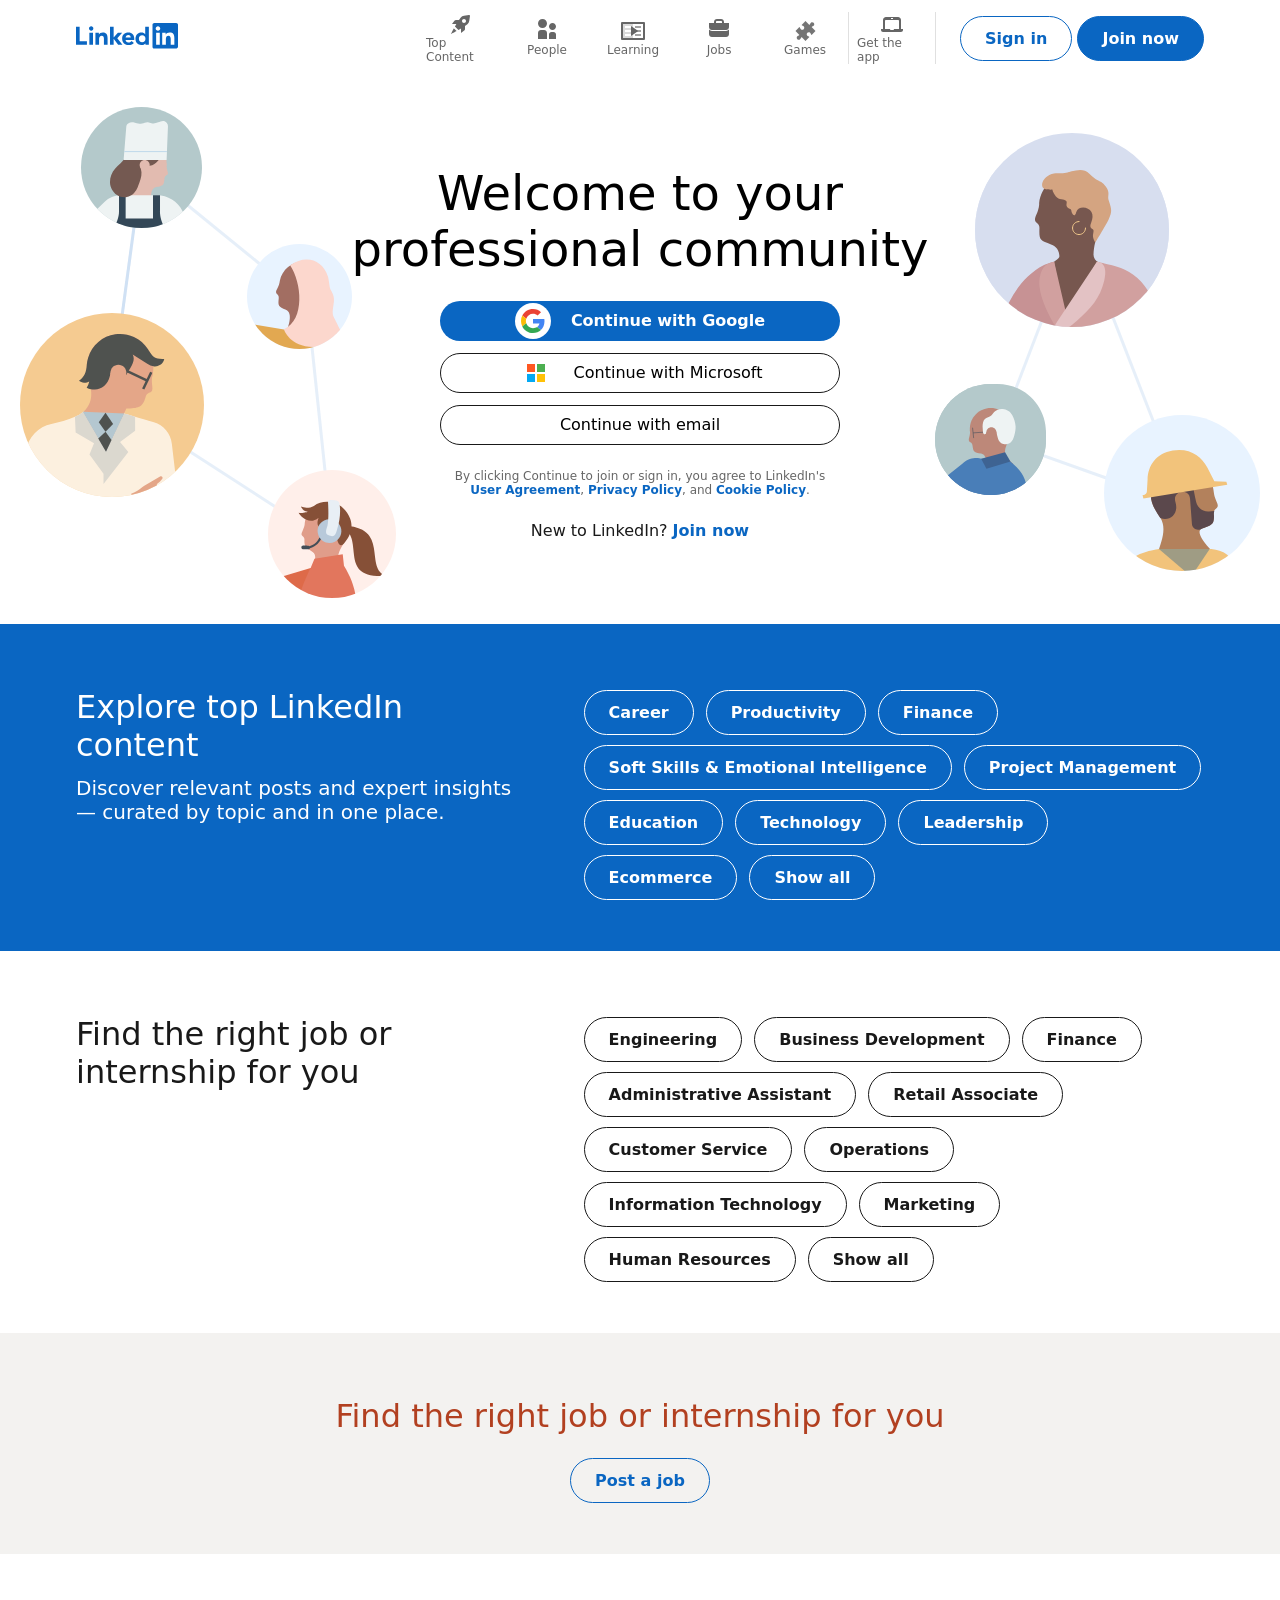
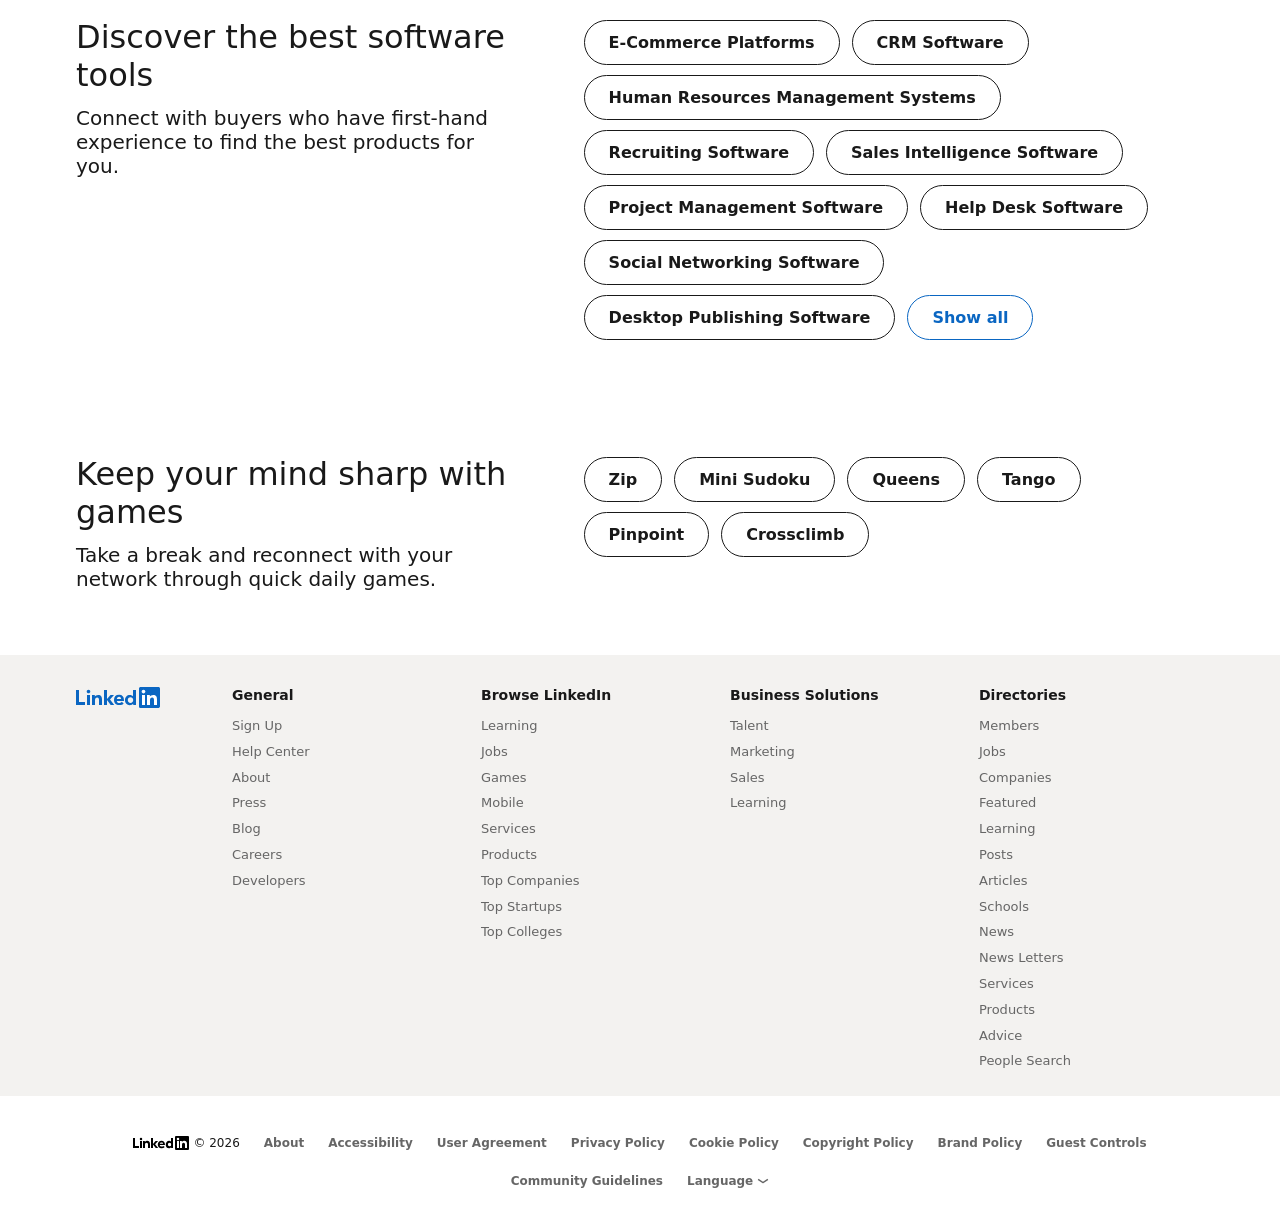
<file: index.html>
<!DOCTYPE html>
<html lang="en">

<head>
    <meta charset="UTF-8">
    <meta name="viewport" content="width=device-width, initial-scale=1.0">
    <title>Login Page</title>
    <link rel="stylesheet" href="style.css">
    <link rel="shortcut icon" href="./Assets/favicon.ico" type="image/x-icon">
</head>

<body>
    <div id="header">
        <div id="navBar">
            <a href="#" id="logo">
                <svg xmlns="http://www.w3.org/2000/svg" xmlns:xlink="http://www.w3.org/1999/xlink" viewBox="0 0 84 21"
                    preserveAspectRatio="xMinYMin meet" version="1.1" focusable="false" aria-busy="false"
                    style="width: 102px;">
                    <g class="inbug" stroke="none" stroke-width="1" fill="none" fill-rule="evenodd">
                        <path
                            d="M19.479,0 L1.583,0 C0.727,0 0,0.677 0,1.511 L0,19.488 C0,20.323 0.477,21 1.333,21 L19.229,21 C20.086,21 21,20.323 21,19.488 L21,1.511 C21,0.677 20.336,0 19.479,0"
                            class="bug-text-color" transform="translate(63.000000, 0.000000)"></path>
                        <path
                            d="M82.479,0 L64.583,0 C63.727,0 63,0.677 63,1.511 L63,19.488 C63,20.323 63.477,21 64.333,21 L82.229,21 C83.086,21 84,20.323 84,19.488 L84,1.511 C84,0.677 83.336,0 82.479,0 Z M71,8 L73.827,8 L73.827,9.441 L73.858,9.441 C74.289,8.664 75.562,7.875 77.136,7.875 C80.157,7.875 81,9.479 81,12.45 L81,18 L78,18 L78,12.997 C78,11.667 77.469,10.5 76.227,10.5 C74.719,10.5 74,11.521 74,13.197 L74,18 L71,18 L71,8 Z M66,18 L69,18 L69,8 L66,8 L66,18 Z M69.375,4.5 C69.375,5.536 68.536,6.375 67.5,6.375 C66.464,6.375 65.625,5.536 65.625,4.5 C65.625,3.464 66.464,2.625 67.5,2.625 C68.536,2.625 69.375,3.464 69.375,4.5 Z"
                            class="background" fill="currentColor"></path>
                    </g>
                    <g class="linkedin-text">
                        <path
                            d="M60,18 L57.2,18 L57.2,16.809 L57.17,16.809 C56.547,17.531 55.465,18.125 53.631,18.125 C51.131,18.125 48.978,16.244 48.978,13.011 C48.978,9.931 51.1,7.875 53.725,7.875 C55.35,7.875 56.359,8.453 56.97,9.191 L57,9.191 L57,3 L60,3 L60,18 Z M54.479,10.125 C52.764,10.125 51.8,11.348 51.8,12.974 C51.8,14.601 52.764,15.875 54.479,15.875 C56.196,15.875 57.2,14.634 57.2,12.974 C57.2,11.268 56.196,10.125 54.479,10.125 L54.479,10.125 Z"
                            fill="currentColor"></path>
                        <path
                            d="M47.6611,16.3889 C46.9531,17.3059 45.4951,18.1249 43.1411,18.1249 C40.0001,18.1249 38.0001,16.0459 38.0001,12.7779 C38.0001,9.8749 39.8121,7.8749 43.2291,7.8749 C46.1801,7.8749 48.0001,9.8129 48.0001,13.2219 C48.0001,13.5629 47.9451,13.8999 47.9451,13.8999 L40.8311,13.8999 L40.8481,14.2089 C41.0451,15.0709 41.6961,16.1249 43.1901,16.1249 C44.4941,16.1249 45.3881,15.4239 45.7921,14.8749 L47.6611,16.3889 Z M45.1131,11.9999 C45.1331,10.9449 44.3591,9.8749 43.1391,9.8749 C41.6871,9.8749 40.9121,11.0089 40.8311,11.9999 L45.1131,11.9999 Z"
                            fill="currentColor"></path>
                        <polygon fill="currentColor"
                            points="38 8 34.5 8 31 12 31 3 28 3 28 18 31 18 31 13 34.699 18 38.241 18 34 12.533">
                        </polygon>
                        <path
                            d="M16,8 L18.827,8 L18.827,9.441 L18.858,9.441 C19.289,8.664 20.562,7.875 22.136,7.875 C25.157,7.875 26,9.792 26,12.45 L26,18 L23,18 L23,12.997 C23,11.525 22.469,10.5 21.227,10.5 C19.719,10.5 19,11.694 19,13.197 L19,18 L16,18 L16,8 Z"
                            fill="currentColor"></path>
                        <path
                            d="M11,18 L14,18 L14,8 L11,8 L11,18 Z M12.501,6.3 C13.495,6.3 14.3,5.494 14.3,4.5 C14.3,3.506 13.495,2.7 12.501,2.7 C11.508,2.7 10.7,3.506 10.7,4.5 C10.7,5.494 11.508,6.3 12.501,6.3 Z"
                            fill="currentColor"></path>
                        <polygon fill="currentColor" points="3 3 0 3 0 18 9 18 9 15 3 15"></polygon>
                    </g>
                </svg>
            </a>

            <div class="nav_cta">
                <nav>
                    <ul>
                        <li>
                            <a href="">
                                <svg xmlns="http://www.w3.org/2000/svg" viewBox="0 0 24 24" id="rocket-medium"
                                    aria-hidden="true" role="none" data-supported-dps="24x24" fill="currentColor"
                                    focusable="false" aria-busy="false" height="24">
                                    <path
                                        d="M19.88 3.01l-4.9.72a4.71 4.71 0 00-3.18 1.84L9.98 7.99H7c-.63 0-1.22.3-1.6.8L3 11.99h4.35c-.43.77-.91 1.64-1.4 2.54l3.5 3.5c.91-.5 1.78-.98 2.55-1.42v4.38l3.2-2.4c.5-.38.8-.97.8-1.6v-3.02l2.4-1.8a4.672 4.672 0 001.84-3.18l.74-4.87c.08-.65-.47-1.2-1.12-1.12zM15 10.98c-1.1 0-2-.9-2-2s.9-2 2-2 2 .9 2 2-.9 2-2 2zm-10.04 5.4l2.65 2.65c-2.92 1.58-5.64 2.99-5.64 2.99s1.41-2.72 2.98-5.65z">
                                    </path>
                                </svg>
                                <span>Top Content</span>
                            </a>
                        </li>

                        <li>
                            <a href="">
                                <svg xmlns="http://www.w3.org/2000/svg" width="18" height="20" fill="none"
                                    focusable="false" aria-busy="false">
                                    <path
                                        d="M9 14v6H0v-6c0-1.7 1.3-3 3-3h3c1.7 0 3 1.3 3 3Zm5.5-3c1.9 0 3.5-1.6 3.5-3.5S16.4 4 14.5 4 11 5.6 11 7.5s1.6 3.5 3.5 3.5Zm1 2h-2c-1.4 0-2.5 1.1-2.5 2.5V20h7v-4.5c0-1.4-1.1-2.5-2.5-2.5ZM4.5 0C2 0 0 2 0 4.5S2 9 4.5 9 9 7 9 4.5 7 0 4.5 0Z"
                                        fill="currentColor"></path>
                                </svg>
                                <span>People</span>
                            </a>
                        </li>

                        <li>
                            <a href="">
                                <svg xmlns="http://www.w3.org/2000/svg" width="24" height="24" fill="none"
                                    focusable="false" aria-busy="false">
                                    <path fill-rule="evenodd" clip-rule="evenodd"
                                        d="M23 3H1a1 1 0 0 0-1 1v16a1 1 0 0 0 1 1h22a1 1 0 0 0 1-1V4a1 1 0 0 0-1-1ZM2 19h20V5H2v14Z"
                                        fill="currentColor"></path>
                                    <path fill-rule="evenodd" clip-rule="evenodd"
                                        d="M4 9h6V7H4v2Zm0 4h6v-2H4v2Zm0 4h6v-2H4v2Zm-2 2h10V5H2v14Z"
                                        fill="currentColor" fill-opacity=".25"></path>
                                    <path fill-rule="evenodd" clip-rule="evenodd"
                                        d="M14 9h6V7h-6v2Zm0 4h6v-2h-6v2Zm6 4h-6v-2h6v2Z" fill="currentColor"
                                        fill-opacity=".6">
                                    </path>
                                    <path fill-rule="evenodd" clip-rule="evenodd"
                                        d="M10 7.534v8.933a.28.28 0 0 0 .439.23l6.433-4.436A.307.307 0 0 0 17 12a.305.305 0 0 0-.128-.26l-6.433-4.437a.28.28 0 0 0-.439.23Z"
                                        fill="currentColor"></path>
                                </svg>
                                <span>Learning</span>
                            </a>
                        </li>

                        <li>
                            <a href="">
                                <svg xmlns="http://www.w3.org/2000/svg" width="20" height="18" fill="none"
                                    focusable="false" aria-busy="false">
                                    <path
                                        d="M15 4V3c0-1.7-1.3-3-3-3H8C6.3 0 5 1.3 5 3v1H0v4c0 1.7 1.3 3 3 3h14c1.7 0 3-1.3 3-3V4h-5ZM7 3c0-.6.4-1 1-1h4c.6 0 1 .4 1 1v1H7V3Zm10 9c1.2 0 2.3-.5 3-1.4V15c0 1.7-1.3 3-3 3H3c-1.7 0-3-1.3-3-3v-4.4c.7.9 1.8 1.4 3 1.4h14Z"
                                        fill="currentColor"></path>
                                </svg>
                                <span>Jobs</span>
                            </a>
                        </li>

                        <li>
                            <a href="">
                                <svg xmlns="http://www.w3.org/2000/svg" width="21" height="20" viewBox="0 0 21 20"
                                    fill="none" focusable="false" aria-busy="false">
                                    <path
                                        d="M12.3446 11.8441C12.718 11.4706 13.2378 11.2385 13.8081 11.2385C14.7569 11.2385 15.5543 11.8744 15.8015 12.7424C15.9328 13.2117 16.2305 13.6155 16.6191 13.8829L20.5 10.002L16.6191 6.12114L16.6797 6.03534C16.9471 5.68712 17.3256 5.42469 17.7597 5.30357C18.6277 5.05629 19.2636 4.25891 19.2636 3.31013C19.2636 2.73986 19.0314 2.22005 18.658 1.8466C18.2845 1.47314 17.7647 1.241 17.1944 1.241C16.2456 1.241 15.4483 1.87688 15.201 2.74491C15.0799 3.17892 14.8174 3.55742 14.4692 3.8249L14.3834 3.88546L10.4975 -0.000488281L6.61658 3.88041C6.8891 4.27405 7.28779 4.56676 7.75713 4.70302C8.62516 4.95031 9.26104 5.74768 9.26104 6.69646C9.26104 7.26673 9.02889 7.78654 8.65544 8.16C8.28198 8.53345 7.76218 8.7656 7.1919 8.7656C6.24312 8.7656 5.44575 8.12971 5.19846 7.26169C5.06725 6.79234 4.76949 6.38861 4.3809 6.12114L0.5 9.99699L4.3809 13.8779L4.32034 13.9637C4.05286 14.3119 3.67436 14.5743 3.24035 14.6954C2.37232 14.9427 1.73644 15.7401 1.73644 16.6889C1.73644 17.2592 1.96858 17.779 2.34204 18.1524C2.71549 18.5259 3.2353 18.758 3.80558 18.758C4.75435 18.758 5.55173 18.1221 5.79902 17.2541C5.92014 16.8201 6.18256 16.4416 6.53078 16.1741L6.61658 16.1136L10.4975 19.9945L14.3784 16.1136C14.1059 15.7199 13.7072 15.4272 13.2378 15.291C12.3698 15.0437 11.7339 14.2463 11.7339 13.2975C11.7339 12.7272 11.9661 12.2074 12.3395 11.834L12.3446 11.8441Z"
                                        fill="currentColor" fill-opacity=".9"></path>
                                </svg>
                                <span>Games</span>
                            </a>
                        </li>

                        <li>
                            <a href="">
                                <svg xmlns="http://www.w3.org/2000/svg" viewBox="0 0 24 24" id="laptop-medium"
                                    data-supported-dps="24x24" fill="currentColor" focusable="false" class="lazy-loaded"
                                    aria-busy="false">
                                    <path
                                        d="M21 17V8c0-1.66-1.34-3-3-3H6C4.34 5 3 6.34 3 8v9H1v1c0 1.1.9 2 2 2h18c1.1 0 2-.9 2-2v-1h-2zM11 6h2v1h-2V6zm8 11h-5c0 .55-.45 1-1 1h-2c-.55 0-1-.45-1-1H5V9c0-.55.45-1 1-1h12c.55 0 1 .45 1 1v8z">
                                    </path>
                                </svg>
                                <span>Get the app</span>
                            </a>
                        </li>
                    </ul>
                </nav>

                <div class="ctaButtons">
                    <a href="./Dashboard/dashboard.html">
                        <button class="signinBtn">Sign in</button>
                    </a>
                    <a href="./Join now page/signUpPage.html">
                        <button class="joinBtn">Join now</button>
                    </a>
                </div>
            </div>
        </div>
    </div>

    <main>
        <section id="heroSection">
            <div class="heroContent">
                <h1>Welcome to your professional community</h1>

                <ul class="loginButtons">
                    <li>
                        <a href="./Dashboard/dashboard.html">
                            <button>
                                <div class="googleIcon">
                                    <svg version="1.1" xmlns="http://www.w3.org/2000/svg" viewBox="0 0 48 48"
                                        class="LgbsSe-Bz112c">
                                        <g>
                                            <path fill="#EA4335"
                                                d="M24 9.5c3.54 0 6.71 1.22 9.21 3.6l6.85-6.85C35.9 2.38 30.47 0 24 0 14.62 0 6.51 5.38 2.56 13.22l7.98 6.19C12.43 13.72 17.74 9.5 24 9.5z">
                                            </path>
                                            <path fill="#4285F4"
                                                d="M46.98 24.55c0-1.57-.15-3.09-.38-4.55H24v9.02h12.94c-.58 2.96-2.26 5.48-4.78 7.18l7.73 6c4.51-4.18 7.09-10.36 7.09-17.65z">
                                            </path>
                                            <path fill="#FBBC05"
                                                d="M10.53 28.59c-.48-1.45-.76-2.99-.76-4.59s.27-3.14.76-4.59l-7.98-6.19C.92 16.46 0 20.12 0 24c0 3.88.92 7.54 2.56 10.78l7.97-6.19z">
                                            </path>
                                            <path fill="#34A853"
                                                d="M24 48c6.48 0 11.93-2.13 15.89-5.81l-7.73-6c-2.15 1.45-4.92 2.3-8.16 2.3-6.26 0-11.57-4.22-13.47-9.91l-7.98 6.19C6.51 42.62 14.62 48 24 48z">
                                            </path>
                                            <path fill="none" d="M0 0h48v48H0z"></path>
                                        </g>
                                    </svg>
                                </div>
                                <span>Continue with Google</span>
                            </button>
                        </a>
                    </li>

                    <li>
                        <a href="./Dashboard/dashboard.html">
                            <button>
                                <div class="googleIcon">
                                    <svg xmlns="http://www.w3.org/2000/svg" x="0px" y="0px" width="100" height="100"
                                        viewBox="0 0 48 48">
                                        <path fill="#ff5722" d="M6 6H22V22H6z" transform="rotate(-180 14 14)"></path>
                                        <path fill="#4caf50" d="M26 6H42V22H26z" transform="rotate(-180 34 14)"></path>
                                        <path fill="#ffc107" d="M26 26H42V42H26z" transform="rotate(-180 34 34)"></path>
                                        <path fill="#03a9f4" d="M6 26H22V42H6z" transform="rotate(-180 14 34)"></path>
                                    </svg>
                                </div>
                                <span>Continue with Microsoft</span>
                            </button>
                        </a>
                    </li>

                    <li>
                        <a href="./Dashboard/dashboard.html">
                            <button>
                                <span>Continue with email</span>
                            </button>
                        </a>
                    </li>
                </ul>

                <p class="policyTxt">By clicking Continue to join or sign in, you agree to LinkedIn's <a href="">User
                        Agreement</a>, <a href="">Privacy Policy</a>, and <a href="">Cookie Policy</a>.</p>

                <p class="joinNowTxt">New to LinkedIn? <a href="./Join now page/signUpPage.html">Join now</a></p>
            </div>
        </section>

        <section id="exploreSecion" class="catogriesSection">
            <div class="catContent">
                <div class="catHeadings">
                    <h2>Explore top LinkedIn content</h2>
                    <p>Discover relevant posts and expert insights — curated by topic and in one place.</p>
                </div>

                <div class="topicPills">
                    <a href="#"><span>Career</span></a>
                    <a href="#"><span>Productivity</span></a>
                    <a href="#"><span>Finance</span></a>
                    <a href="#"><span>Soft Skills & Emotional Intelligence</span></a>
                    <a href="#"><span>Project Management</span></a>
                    <a href="#"><span>Education</span></a>
                    <a href="#"><span>Technology</span></a>
                    <a href="#"><span>Leadership</span></a>
                    <a href="#"><span>Ecommerce</span></a>
                    <a href="#"><span>Show all</span></a>
                </div>
            </div>
        </section>

        <section id="findJobSecion" class="catogriesSection">
            <div class="catContent">
                <div class="catHeadings">
                    <h2>Find the right job or internship for you</h2>
                </div>

                <div class="topicPills">
                    <a href="#"><span>Engineering</span></a>
                    <a href="#"><span>Business Development</span></a>
                    <a href="#"><span>Finance</span></a>
                    <a href="#"><span>Administrative Assistant</span></a>
                    <a href="#"><span>Retail Associate</span></a>
                    <a href="#"><span>Customer Service</span></a>
                    <a href="#"><span>Operations</span></a>
                    <a href="#"><span>Information Technology</span></a>
                    <a href="#"><span>Marketing</span></a>
                    <a href="#"><span>Human Resources</span></a>
                    <a href="#"><span>Show all</span></a>
                </div>
            </div>
        </section>

        <section id="postJobSection">
            <div class="postJobContent">
                <h2>Find the right job or internship for you</h2>
                <a href="#"><span>Post a job</span></a>
            </div>
        </section>

        <section id="toolsSecion" class="catogriesSection">
            <div class="catContent">
                <div class="catHeadings">
                    <h2>Discover the best software tools</h2>
                    <p>Connect with buyers who have first-hand experience to find the best products for you.</p>
                </div>

                <div class="topicPills">
                    <a href="#"><span>E-Commerce Platforms</span></a>
                    <a href="#"><span>CRM Software</span></a>
                    <a href="#"><span>Human Resources Management Systems</span></a>
                    <a href="#"><span>Recruiting Software</span></a>
                    <a href="#"><span>Sales Intelligence Software</span></a>
                    <a href="#"><span>Project Management Software</span></a>
                    <a href="#"><span>Help Desk Software</span></a>
                    <a href="#"><span>Social Networking Software</span></a>
                    <a href="#"><span>Desktop Publishing Software</span></a>
                    <a href="#"><span>Show all</span></a>
                </div>
            </div>
        </section>

        <section id="gamesSecion" class="catogriesSection">
            <div class="catContent">
                <div class="catHeadings">
                    <h2>Keep your mind sharp with games</h2>
                    <p>Take a break and reconnect with your network through quick daily games.</p>
                </div>

                <div class="topicPills">
                    <a href="#"><span>Zip</span></a>
                    <a href="#"><span>Mini Sudoku</span></a>
                    <a href="#"><span>Queens</span></a>
                    <a href="#"><span>Tango</span></a>
                    <a href="#"><span>Pinpoint</span></a>
                    <a href="#"><span>Crossclimb</span></a>
                </div>
            </div>
        </section>
    </main>

    <footer class="siteFooter">
        <div class="footerWrapper">
            <div class="footerTop">
                <div class="footerBrand">
                    <svg xmlns="http://www.w3.org/2000/svg" xmlns:xlink="http://www.w3.org/1999/xlink" viewBox="0 0 84 21"
                        preserveAspectRatio="xMinYMin meet" version="1.1" focusable="false" aria-busy="false"
                        style="width: 84px; color: var(--blue);">
                        <g class="inbug" stroke="none" stroke-width="1" fill="none" fill-rule="evenodd">
                            <path
                                d="M19.479,0 L1.583,0 C0.727,0 0,0.677 0,1.511 L0,19.488 C0,20.323 0.477,21 1.333,21 L19.229,21 C20.086,21 21,20.323 21,19.488 L21,1.511 C21,0.677 20.336,0 19.479,0"
                                class="bug-text-color" transform="translate(63.000000, 0.000000)" fill="var(--surface)"></path>
                            <path
                                d="M82.479,0 L64.583,0 C63.727,0 63,0.677 63,1.511 L63,19.488 C63,20.323 63.477,21 64.333,21 L82.229,21 C83.086,21 84,20.323 84,19.488 L84,1.511 C84,0.677 83.336,0 82.479,0 Z M71,8 L73.827,8 L73.827,9.441 L73.858,9.441 C74.289,8.664 75.562,7.875 77.136,7.875 C80.157,7.875 81,9.479 81,12.45 L81,18 L78,18 L78,12.997 C78,11.667 77.469,10.5 76.227,10.5 C74.719,10.5 74,11.521 74,13.197 L74,18 L71,18 L71,8 Z M66,18 L69,18 L69,8 L66,8 L66,18 Z M69.375,4.5 C69.375,5.536 68.536,6.375 67.5,6.375 C66.464,6.375 65.625,5.536 65.625,4.5 C65.625,3.464 66.464,2.625 67.5,2.625 C68.536,2.625 69.375,3.464 69.375,4.5 Z"
                                fill="var(--blue)"></path>
                        </g>
                        <g class="linkedin-text">
                            <path
                                d="M60,18 L57.2,18 L57.2,16.809 L57.17,16.809 C56.547,17.531 55.465,18.125 53.631,18.125 C51.131,18.125 48.978,16.244 48.978,13.011 C48.978,9.931 51.1,7.875 53.725,7.875 C55.35,7.875 56.359,8.453 56.97,9.191 L57,9.191 L57,3 L60,3 L60,18 Z M54.479,10.125 C52.764,10.125 51.8,11.348 51.8,12.974 C51.8,14.601 52.764,15.875 54.479,15.875 C56.196,15.875 57.2,14.634 57.2,12.974 C57.2,11.268 56.196,10.125 54.479,10.125 L54.479,10.125 Z"
                                fill="currentColor"></path>
                            <path
                                d="M47.6611,16.3889 C46.9531,17.3059 45.4951,18.1249 43.1411,18.1249 C40.0001,18.1249 38.0001,16.0459 38.0001,12.7779 C38.0001,9.8749 39.8121,7.8749 43.2291,7.8749 C46.1801,7.8749 48.0001,9.8129 48.0001,13.2219 C48.0001,13.5629 47.9451,13.8999 47.9451,13.8999 L40.8311,13.8999 L40.8481,14.2089 C41.0451,15.0709 41.6961,16.1249 43.1901,16.1249 C44.4941,16.1249 45.3881,15.4239 45.7921,14.8749 L47.6611,16.3889 Z M45.1131,11.9999 C45.1331,10.9449 44.3591,9.8749 43.1391,9.8749 C41.6871,9.8749 40.9121,11.0089 40.8311,11.9999 L45.1131,11.9999 Z"
                                fill="currentColor"></path>
                            <polygon fill="currentColor"
                                points="38 8 34.5 8 31 12 31 3 28 3 28 18 31 18 31 13 34.699 18 38.241 18 34 12.533">
                            </polygon>
                            <path
                                d="M16,8 L18.827,8 L18.827,9.441 L18.858,9.441 C19.289,8.664 20.562,7.875 22.136,7.875 C25.157,7.875 26,9.792 26,12.45 L26,18 L23,18 L23,12.997 C23,11.525 22.469,10.5 21.227,10.5 C19.719,10.5 19,11.694 19,13.197 L19,18 L16,18 L16,8 Z"
                                fill="currentColor"></path>
                            <path
                                d="M11,18 L14,18 L14,8 L11,8 L11,18 Z M12.501,6.3 C13.495,6.3 14.3,5.494 14.3,4.5 C14.3,3.506 13.495,2.7 12.501,2.7 C11.508,2.7 10.7,3.506 10.7,4.5 C10.7,5.494 11.508,6.3 12.501,6.3 Z"
                                fill="currentColor"></path>
                            <polygon fill="currentColor" points="3 3 0 3 0 18 9 18 9 15 3 15"></polygon>
                        </g>
                    </svg>
                </div>
    
                <div class="footerColumns">
                    <div class="footerCol">
                        <h3 class="footerColTitle">General</h3>
                        <ul class="footerColList">
                            <li><a href="#" class="footerColLink">Sign Up</a></li>
                            <li><a href="#" class="footerColLink">Help Center</a></li>
                            <li><a href="#" class="footerColLink">About</a></li>
                            <li><a href="#" class="footerColLink">Press</a></li>
                            <li><a href="#" class="footerColLink">Blog</a></li>
                            <li><a href="#" class="footerColLink">Careers</a></li>
                            <li><a href="#" class="footerColLink">Developers</a></li>
                        </ul>
                    </div>
    
                    <div class="footerCol">
                        <h3 class="footerColTitle">Browse LinkedIn</h3>
                        <ul class="footerColList">
                            <li><a href="#" class="footerColLink">Learning</a></li>
                            <li><a href="#" class="footerColLink">Jobs</a></li>
                            <li><a href="#" class="footerColLink">Games</a></li>
                            <li><a href="#" class="footerColLink">Mobile</a></li>
                            <li><a href="#" class="footerColLink">Services</a></li>
                            <li><a href="#" class="footerColLink">Products</a></li>
                            <li><a href="#" class="footerColLink">Top Companies</a></li>
                            <li><a href="#" class="footerColLink">Top Startups</a></li>
                            <li><a href="#" class="footerColLink">Top Colleges</a></li>
                        </ul>
                    </div>
    
                    <div class="footerCol">
                        <h3 class="footerColTitle">Business Solutions</h3>
                        <ul class="footerColList">
                            <li><a href="#" class="footerColLink">Talent</a></li>
                            <li><a href="#" class="footerColLink">Marketing</a></li>
                            <li><a href="#" class="footerColLink">Sales</a></li>
                            <li><a href="#" class="footerColLink">Learning</a></li>
                        </ul>
                    </div>
    
                    <div class="footerCol">
                        <h3 class="footerColTitle">Directories</h3>
                        <ul class="footerColList">
                            <li><a href="#" class="footerColLink">Members</a></li>
                            <li><a href="#" class="footerColLink">Jobs</a></li>
                            <li><a href="#" class="footerColLink">Companies</a></li>
                            <li><a href="#" class="footerColLink">Featured</a></li>
                            <li><a href="#" class="footerColLink">Learning</a></li>
                            <li><a href="#" class="footerColLink">Posts</a></li>
                            <li><a href="#" class="footerColLink">Articles</a></li>
                            <li><a href="#" class="footerColLink">Schools</a></li>
                            <li><a href="#" class="footerColLink">News</a></li>
                            <li><a href="#" class="footerColLink">News Letters</a></li>
                            <li><a href="#" class="footerColLink">Services</a></li>
                            <li><a href="#" class="footerColLink">Products</a></li>
                            <li><a href="#" class="footerColLink">Advice</a></li>
                            <li><a href="#" class="footerColLink">People Search</a></li>
                        </ul>
                    </div>
                </div>
            </div>
        </div>

        <footer class="footerBottom">
            <ul class="footerList">
                <li class="footerItem">
                    <div class="footerBrand">
                        <svg xmlns="http://www.w3.org/2000/svg" viewBox="0 0 56 14" width="56" height="14"
                            aria-label="LinkedIn" style="color: black;">
                            <path
                                d="M22.1 8.2l3.09 3.8h-2.44L20 8.51V12h-2V2h2v5.88L22.54 5h2.55zm-8-3.4A2.71 2.71 0 0011.89 6V5H10v7h2V8.73a1.74 1.74 0 011.66-1.93C14.82 6.8 15 7.94 15 8.73V12h2V8.29c0-2.2-.73-3.49-2.86-3.49zM32 8.66a4.22 4.22 0 010 .44h-5.25v.07a1.79 1.79 0 001.83 1.43 2.51 2.51 0 001.84-.69l1.33 1a4.31 4.31 0 01-3.25 1.29 3.49 3.49 0 01-3.7-3.75 3.58 3.58 0 013.76-3.65C30.44 4.8 32 6.13 32 8.66zm-1.86-.86a1.46 1.46 0 00-1.59-1.4 1.64 1.64 0 00-1.8 1.4zM2 2H0v10h6v-2H2zm36 0h2v10h-1.89v-.7a2.44 2.44 0 01-2 .9 3.41 3.41 0 01-3.31-3.7 3.36 3.36 0 013.3-3.7 2.62 2.62 0 011.9.7zm.15 6.5a1.63 1.63 0 00-1.62-1.85A1.76 1.76 0 0034.9 8.5a1.76 1.76 0 001.63 1.85 1.63 1.63 0 001.62-1.85zM8 1.8A1.27 1.27 0 006.75 3a1.25 1.25 0 002.5 0A1.27 1.27 0 008 1.8zM7 12h2V5H7zM56 1v12a1 1 0 01-1 1H43a1 1 0 01-1-1V1a1 1 0 011-1h12a1 1 0 011 1zM46 5h-2v7h2zm.25-2a1.25 1.25 0 00-2.5 0 1.25 1.25 0 002.5 0zM54 8.29c0-2.2-.73-3.49-2.86-3.49A2.71 2.71 0 0048.89 6V5H47v7h2V8.73a1.74 1.74 0 011.66-1.93C51.82 6.8 52 7.94 52 8.73V12h2z" />
                        </svg>
                        <span>© 2026</span>
                    </div>
                </li>
                <li class="footerItem">
                    <a class="footerLink" href="https://about.linkedin.com" target="_blank">About</a>
                </li>
                <li class="footerItem">
                    <a class="footerLink" href="https://www.linkedin.com/accessibility"
                        target="_blank">Accessibility</a>
                </li>
                <li class="footerItem">
                    <a class="footerLink" href="https://www.linkedin.com/legal/user-agreement" target="_blank">User
                        Agreement</a>
                </li>
                <li class="footerItem">
                    <a class="footerLink" href="https://www.linkedin.com/legal/privacy-policy" target="_blank">Privacy
                        Policy</a>
                </li>
                <li class="footerItem">
                    <a class="footerLink" href="https://www.linkedin.com/legal/cookie-policy" target="_blank">Cookie
                        Policy</a>
                </li>
                <li class="footerItem">
                    <a class="footerLink" href="https://www.linkedin.com/legal/copyright-policy"
                        target="_blank">Copyright
                        Policy</a>
                </li>
                <li class="footerItem">
                    <a class="footerLink" href="https://brand.linkedin.com/policies" target="_blank">Brand Policy</a>
                </li>
                <li class="footerItem">
                    <a class="footerLink" href="https://www.linkedin.com/psettings/guest-controls" target="_blank">Guest
                        Controls</a>
                </li>
                <li class="footerItem">
                    <a class="footerLink" href="https://www.linkedin.com/legal/professional-community-policies"
                        target="_blank">Community Guidelines</a>
                </li>
                <li class="footerItem">
                    <div class="langSelector">
                        <button class="langTriggerBtn">
                            Language
                            <svg width="12" height="12" viewBox="0 0 16 16" fill="currentColor" aria-hidden="true">
                                <path d="M8 9l5.93-4L15 6.54l-6.15 4.2a1.5 1.5 0 01-1.69 0L1 6.54 2.07 5z" />
                            </svg>
                        </button>
                        <div class="langDropdown" id="langDropdown">
                            <button class="langOptionBtn isSelected">English (English)</button>
                            <button class="langOptionBtn">العربية (Arabic)</button>
                            <button class="langOptionBtn">বাংলা (Bangla)</button>
                            <button class="langOptionBtn">Čeština (Czech)</button>
                            <button class="langOptionBtn">Deutsch (German)</button>
                            <button class="langOptionBtn">Español (Spanish)</button>
                            <button class="langOptionBtn">Français (French)</button>
                            <button class="langOptionBtn">हिंदी (Hindi)</button>
                            <button class="langOptionBtn">Italiano (Italian)</button>
                            <button class="langOptionBtn">日本語 (Japanese)</button>
                            <button class="langOptionBtn">한국어 (Korean)</button>
                            <button class="langOptionBtn">Nederlands (Dutch)</button>
                            <button class="langOptionBtn">Português (Portuguese)</button>
                            <button class="langOptionBtn">Русский (Russian)</button>
                            <button class="langOptionBtn">Türkçe (Turkish)</button>
                            <button class="langOptionBtn">简体中文 (Chinese Simplified)</button>
                            <button class="langOptionBtn">正體中文 (Chinese Traditional)</button>
                        </div>
                    </div>
                </li>
            </ul>
        </footer>

    </footer>
</body>

</html>
</file>
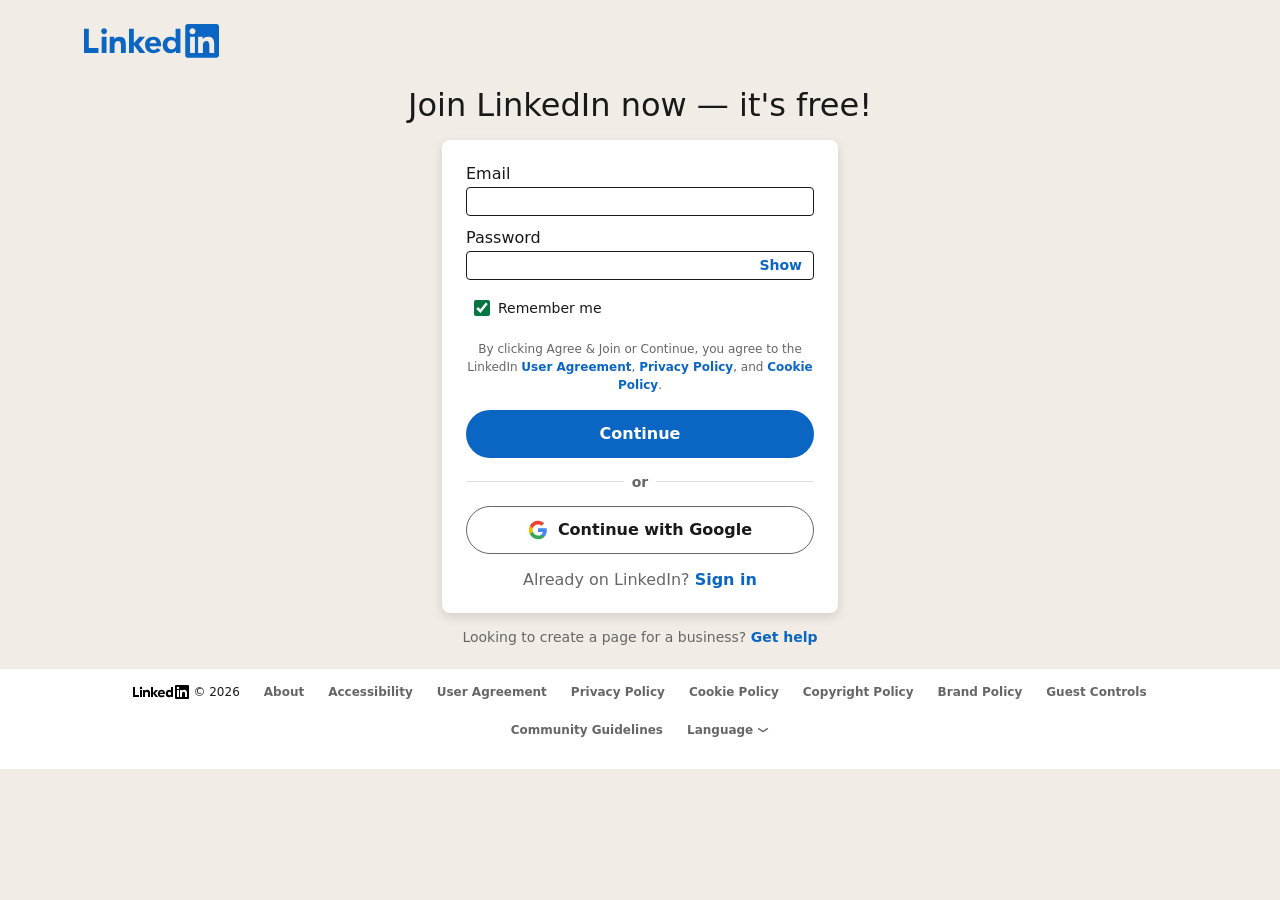
<file: Join now page/signUpPage.html>
<!DOCTYPE html>
<html lang="en">

<head>
    <meta charset="UTF-8">
    <meta name="viewport" content="width=device-width, initial-scale=1.0">
    <title>Sign Up | LinkedIn</title>
    <link rel="stylesheet" href="signUpStyle.css">
    <link rel="shortcut icon" href="../Assets/favicon.ico" type="image/x-icon">
</head>

<body>

    <div id="header">
        <div id="navBar">
            <a href="#" id="logo">
                <svg xmlns="http://www.w3.org/2000/svg" xmlns:xlink="http://www.w3.org/1999/xlink" viewBox="0 0 84 21"
                    preserveAspectRatio="xMinYMin meet" version="1.1" focusable="false" aria-busy="false"
                    style="width: 135px;">
                    <g class="inbug" stroke="none" stroke-width="1" fill="none" fill-rule="evenodd">
                        <path
                            d="M19.479,0 L1.583,0 C0.727,0 0,0.677 0,1.511 L0,19.488 C0,20.323 0.477,21 1.333,21 L19.229,21 C20.086,21 21,20.323 21,19.488 L21,1.511 C21,0.677 20.336,0 19.479,0"
                            class="bug-text-color" transform="translate(63.000000, 0.000000)"></path>
                        <path
                            d="M82.479,0 L64.583,0 C63.727,0 63,0.677 63,1.511 L63,19.488 C63,20.323 63.477,21 64.333,21 L82.229,21 C83.086,21 84,20.323 84,19.488 L84,1.511 C84,0.677 83.336,0 82.479,0 Z M71,8 L73.827,8 L73.827,9.441 L73.858,9.441 C74.289,8.664 75.562,7.875 77.136,7.875 C80.157,7.875 81,9.479 81,12.45 L81,18 L78,18 L78,12.997 C78,11.667 77.469,10.5 76.227,10.5 C74.719,10.5 74,11.521 74,13.197 L74,18 L71,18 L71,8 Z M66,18 L69,18 L69,8 L66,8 L66,18 Z M69.375,4.5 C69.375,5.536 68.536,6.375 67.5,6.375 C66.464,6.375 65.625,5.536 65.625,4.5 C65.625,3.464 66.464,2.625 67.5,2.625 C68.536,2.625 69.375,3.464 69.375,4.5 Z"
                            class="background" fill="currentColor"></path>
                    </g>
                    <g class="linkedin-text">
                        <path
                            d="M60,18 L57.2,18 L57.2,16.809 L57.17,16.809 C56.547,17.531 55.465,18.125 53.631,18.125 C51.131,18.125 48.978,16.244 48.978,13.011 C48.978,9.931 51.1,7.875 53.725,7.875 C55.35,7.875 56.359,8.453 56.97,9.191 L57,9.191 L57,3 L60,3 L60,18 Z M54.479,10.125 C52.764,10.125 51.8,11.348 51.8,12.974 C51.8,14.601 52.764,15.875 54.479,15.875 C56.196,15.875 57.2,14.634 57.2,12.974 C57.2,11.268 56.196,10.125 54.479,10.125 L54.479,10.125 Z"
                            fill="currentColor"></path>
                        <path
                            d="M47.6611,16.3889 C46.9531,17.3059 45.4951,18.1249 43.1411,18.1249 C40.0001,18.1249 38.0001,16.0459 38.0001,12.7779 C38.0001,9.8749 39.8121,7.8749 43.2291,7.8749 C46.1801,7.8749 48.0001,9.8129 48.0001,13.2219 C48.0001,13.5629 47.9451,13.8999 47.9451,13.8999 L40.8311,13.8999 L40.8481,14.2089 C41.0451,15.0709 41.6961,16.1249 43.1901,16.1249 C44.4941,16.1249 45.3881,15.4239 45.7921,14.8749 L47.6611,16.3889 Z M45.1131,11.9999 C45.1331,10.9449 44.3591,9.8749 43.1391,9.8749 C41.6871,9.8749 40.9121,11.0089 40.8311,11.9999 L45.1131,11.9999 Z"
                            fill="currentColor"></path>
                        <polygon fill="currentColor"
                            points="38 8 34.5 8 31 12 31 3 28 3 28 18 31 18 31 13 34.699 18 38.241 18 34 12.533">
                        </polygon>
                        <path
                            d="M16,8 L18.827,8 L18.827,9.441 L18.858,9.441 C19.289,8.664 20.562,7.875 22.136,7.875 C25.157,7.875 26,9.792 26,12.45 L26,18 L23,18 L23,12.997 C23,11.525 22.469,10.5 21.227,10.5 C19.719,10.5 19,11.694 19,13.197 L19,18 L16,18 L16,8 Z"
                            fill="currentColor"></path>
                        <path
                            d="M11,18 L14,18 L14,8 L11,8 L11,18 Z M12.501,6.3 C13.495,6.3 14.3,5.494 14.3,4.5 C14.3,3.506 13.495,2.7 12.501,2.7 C11.508,2.7 10.7,3.506 10.7,4.5 C10.7,5.494 11.508,6.3 12.501,6.3 Z"
                            fill="currentColor"></path>
                        <polygon fill="currentColor" points="3 3 0 3 0 18 9 18 9 15 3 15"></polygon>
                    </g>
                </svg>
            </a>
        </div>
    </div>

    <main>
        <div class="mainWrapper">
            <div class="pageTitle">
                <h1>Join LinkedIn now — it's free!</h1>
            </div>

            <div class="formCard">

                <form class="joinForm" id="joinForm">

                    <div class="section1" id="section1">
                        <div class="inputGroup">
                            <label class="inputLabel" for="emailAddress">Email</label>
                            <input class="inputField" type="email" id="emailAddress" required autocomplete="email">
                        </div>

                        <div class="inputGroup">
                            <label class="inputLabel" for="passwordField">Password</label>
                            <div class="passwordWrapper">
                                <input class="passwordField" type="password" id="passwordField" name="passwordField"
                                    autocomplete="new-password" required minlength="6">
                                <button type="button" class="showPasswordToggle">Show</button>
                            </div>
                        </div>

                        <div class="rememberMeRow">
                            <input class="rememberMeCheckbox" type="checkbox" id="rememberMe" name="rememberMe" checked>
                            <label class="rememberMeLabel" for="rememberMe">Remember me</label>
                        </div>

                        <p class="agreementText">
                            By clicking Agree & Join or Continue, you agree to the LinkedIn
                            <a href="https://www.linkedin.com/legal/user-agreement" target="_blank">User Agreement</a>,
                            <a href="https://www.linkedin.com/legal/privacy-policy" target="_blank">Privacy Policy</a>,
                            and
                            <a href="https://www.linkedin.com/legal/cookie-policy" target="_blank">Cookie Policy</a>.
                        </p>

                        <button class="primaryBtn" onclick="window.location.href='../Dashboard/dashboard.html'">Continue</button>
                    </div>

                    <div class="socialSection" id="socialSection">
                        <div class="dividerRow">
                            <div class="dividerLine"></div>
                            <span class="dividerText">or</span>
                            <div class="dividerLine"></div>
                        </div>

                        <button type="button" class="googleBtn" onclick="window.location.href='../Dashboard/dashboard.html'">
                            <svg class="googleIconSvg" viewBox="0 0 24 24" xmlns="http://www.w3.org/2000/svg">
                                <path
                                    d="M22.56 12.25c0-.78-.07-1.53-.2-2.25H12v4.26h5.92c-.26 1.37-1.04 2.53-2.21 3.31v2.77h3.57c2.08-1.92 3.28-4.74 3.28-8.09z"
                                    fill="#4285F4" />
                                <path
                                    d="M12 23c2.97 0 5.46-.98 7.28-2.66l-3.57-2.77c-.98.66-2.23 1.06-3.71 1.06-2.86 0-5.29-1.93-6.16-4.53H2.18v2.84C3.99 20.53 7.7 23 12 23z"
                                    fill="#34A853" />
                                <path
                                    d="M5.84 14.09c-.22-.66-.35-1.36-.35-2.09s.13-1.43.35-2.09V7.07H2.18C1.43 8.55 1 10.22 1 12s.43 3.45 1.18 4.93l2.85-2.22.81-.62z"
                                    fill="#FBBC05" />
                                <path
                                    d="M12 5.38c1.62 0 3.06.56 4.21 1.64l3.15-3.15C17.45 2.09 14.97 1 12 1 7.7 1 3.99 3.47 2.18 7.07l3.66 2.84c.87-2.6 3.3-4.53 6.16-4.53z"
                                    fill="#EA4335" />
                            </svg>
                            Continue with Google
                        </button>
                    </div>

                </form>

                <p class="signInRow">
                    Already on LinkedIn? <a href="../index.html">Sign in</a>
                </p>
            </div>

            <p class="pageHelpText">
                Looking to create a page for a business? <a href="https://www.linkedin.com/help/linkedin/answer/710"
                    target="_blank">Get help</a>
            </p>

        </div>
    </main>

    <footer class="siteFooter">
        <ul class="footerList">
            <li class="footerItem">
                <div class="footerBrand">
                    <svg xmlns="http://www.w3.org/2000/svg" viewBox="0 0 56 14" width="56" height="14"
                         aria-label="LinkedIn" style="color: black;">
                        <path
                            d="M22.1 8.2l3.09 3.8h-2.44L20 8.51V12h-2V2h2v5.88L22.54 5h2.55zm-8-3.4A2.71 2.71 0 0011.89 6V5H10v7h2V8.73a1.74 1.74 0 011.66-1.93C14.82 6.8 15 7.94 15 8.73V12h2V8.29c0-2.2-.73-3.49-2.86-3.49zM32 8.66a4.22 4.22 0 010 .44h-5.25v.07a1.79 1.79 0 001.83 1.43 2.51 2.51 0 001.84-.69l1.33 1a4.31 4.31 0 01-3.25 1.29 3.49 3.49 0 01-3.7-3.75 3.58 3.58 0 013.76-3.65C30.44 4.8 32 6.13 32 8.66zm-1.86-.86a1.46 1.46 0 00-1.59-1.4 1.64 1.64 0 00-1.8 1.4zM2 2H0v10h6v-2H2zm36 0h2v10h-1.89v-.7a2.44 2.44 0 01-2 .9 3.41 3.41 0 01-3.31-3.7 3.36 3.36 0 013.3-3.7 2.62 2.62 0 011.9.7zm.15 6.5a1.63 1.63 0 00-1.62-1.85A1.76 1.76 0 0034.9 8.5a1.76 1.76 0 001.63 1.85 1.63 1.63 0 001.62-1.85zM8 1.8A1.27 1.27 0 006.75 3a1.25 1.25 0 002.5 0A1.27 1.27 0 008 1.8zM7 12h2V5H7zM56 1v12a1 1 0 01-1 1H43a1 1 0 01-1-1V1a1 1 0 011-1h12a1 1 0 011 1zM46 5h-2v7h2zm.25-2a1.25 1.25 0 00-2.5 0 1.25 1.25 0 002.5 0zM54 8.29c0-2.2-.73-3.49-2.86-3.49A2.71 2.71 0 0048.89 6V5H47v7h2V8.73a1.74 1.74 0 011.66-1.93C51.82 6.8 52 7.94 52 8.73V12h2z" />
                    </svg>
                    <span>© 2026</span>
                </div>
            </li>
            <li class="footerItem">
                <a class="footerLink" href="https://about.linkedin.com" target="_blank">About</a>
            </li>
            <li class="footerItem">
                <a class="footerLink" href="https://www.linkedin.com/accessibility" target="_blank">Accessibility</a>
            </li>
            <li class="footerItem">
                <a class="footerLink" href="https://www.linkedin.com/legal/user-agreement" target="_blank">User
                    Agreement</a>
            </li>
            <li class="footerItem">
                <a class="footerLink" href="https://www.linkedin.com/legal/privacy-policy" target="_blank">Privacy
                    Policy</a>
            </li>
            <li class="footerItem">
                <a class="footerLink" href="https://www.linkedin.com/legal/cookie-policy" target="_blank">Cookie
                    Policy</a>
            </li>
            <li class="footerItem">
                <a class="footerLink" href="https://www.linkedin.com/legal/copyright-policy" target="_blank">Copyright
                    Policy</a>
            </li>
            <li class="footerItem">
                <a class="footerLink" href="https://brand.linkedin.com/policies" target="_blank">Brand Policy</a>
            </li>
            <li class="footerItem">
                <a class="footerLink" href="https://www.linkedin.com/psettings/guest-controls" target="_blank">Guest
                    Controls</a>
            </li>
            <li class="footerItem">
                <a class="footerLink" href="https://www.linkedin.com/legal/professional-community-policies"
                    target="_blank">Community Guidelines</a>
            </li>
            <li class="footerItem">
                <div class="langSelector">
                    <button class="langTriggerBtn">
                        Language
                        <svg width="12" height="12" viewBox="0 0 16 16" fill="currentColor" aria-hidden="true">
                            <path d="M8 9l5.93-4L15 6.54l-6.15 4.2a1.5 1.5 0 01-1.69 0L1 6.54 2.07 5z" />
                        </svg>
                    </button>
                    <div class="langDropdown" id="langDropdown">
                        <button class="langOptionBtn isSelected">English (English)</button>
                        <button class="langOptionBtn">العربية (Arabic)</button>
                        <button class="langOptionBtn">বাংলা (Bangla)</button>
                        <button class="langOptionBtn">Čeština (Czech)</button>
                        <button class="langOptionBtn">Deutsch (German)</button>
                        <button class="langOptionBtn">Español (Spanish)</button>
                        <button class="langOptionBtn">Français (French)</button>
                        <button class="langOptionBtn">हिंदी (Hindi)</button>
                        <button class="langOptionBtn">Italiano (Italian)</button>
                        <button class="langOptionBtn">日本語 (Japanese)</button>
                        <button class="langOptionBtn">한국어 (Korean)</button>
                        <button class="langOptionBtn">Nederlands (Dutch)</button>
                        <button class="langOptionBtn">Português (Portuguese)</button>
                        <button class="langOptionBtn">Русский (Russian)</button>
                        <button class="langOptionBtn">Türkçe (Turkish)</button>
                        <button class="langOptionBtn">简体中文 (Chinese Simplified)</button>
                        <button class="langOptionBtn">正體中文 (Chinese Traditional)</button>
                    </div>
                </div>
            </li>
        </ul>
    </footer>

</body>

</html>
</file>
<file: style.css>
* {
    margin: 0;
    padding: 0;
    box-sizing: border-box;
    font-family: system-ui, -apple-system, BlinkMacSystemFont, 'Segoe UI', Roboto, Oxygen, Ubuntu, Cantarell, 'Open Sans', 'Helvetica Neue', sans-serif;
}

body a {
    text-decoration: none;
}

:root {
    --blue: #0a66c2;
    --blue-hover: #004182;
    --blue-light: #e8f3ff;
    --bg: #f3f2f0;
    --surface: #ffffff;
    --border: #e0e0e0;
    --text: #191919;
    --text-muted: #666666;
    --red-text: #b24020 ;
}

#logo {
    color: var(--blue);
}

#header {
    display: flex;
    align-items: center;
    justify-content: center;
    position: fixed;
    top: 0;
    width: 100vw;
    z-index: 99;
    background-color: var(--surface);
    overflow: hidden;
}

#navBar {
    padding: 12px 0px 16px;
    width: 1128px;
    display: flex;
    align-items: center;
    justify-content: space-between;
}

nav {
    display: flex;
}

nav ul {
    display: flex;
    align-items: center;
    list-style: none;
}

nav ul a svg {
    height: 24px;
    align-self: center;
}

nav ul a {
    display: flex;
    align-items: center;
    justify-content: center;
    flex-direction: column;
    margin: 0px 8px;
    height: 52px;
    width: 70px;
    color: var(--text-muted);
    cursor: pointer;
}

nav ul a:hover {
    color: var(--text);
}

nav ul li:last-child {
    border-left: 1px solid var(--border);
    border-right: 1px solid var(--border);
}

nav li span {
    font-size: 12px;
}

.nav_cta {
    display: flex;
    align-items: center;
}

.ctaButtons {
    margin-left: 24px;
}

.ctaButtons button {
    padding: 12px 24px;
    border-radius: 24px;
    border: 1px solid var(--blue);
    color: var(--blue);
    background-color: var(--surface);
    font-weight: 600;
    font-size: 16px;
    cursor: pointer;
}

.ctaButtons .joinBtn {
    background-color: var(--blue);
    color: var(--surface);
}

.ctaButtons .joinBtn:hover {
    background-color: var(--blue-hover);
}

.ctaButtons .signinBtn:hover {
    background-color: var(--blue-light);
}

main {
    width: 100%;
    margin-top: 80px;
}

#heroSection {
    display: flex;
    flex-direction: column;
    justify-content: center;
    align-items: center;
    min-height: 544px;
    background-image: url(/Assets/heroImgLeft.svg), url(/Assets/heroImgRight.svg);
    background-repeat: no-repeat, no-repeat;
    background-position: 20px center, calc(100% - 20px) center;
}

.heroContent {
    display: flex;
    align-items: center;
    justify-content: center;
    flex-direction: column;
    gap: 24px;
    width: 50%;
    padding: 0 30px;
}

.heroContent h1 {
    font-size: 48px;
    text-align: center;
    font-weight: 400;
}

#heroSection ul {
    list-style: none;
    display: flex;
    flex-direction: column;
    gap: 12px;
}

#heroSection ul li button {
    width: 400px;
    height: 40px;
    font-size: 16px;
    display: flex;
    align-items: center;
    justify-content: center;
    gap: 20px;
    background-color: var(--surface);
    border-radius: 24px;
    border: 1px solid var(--text);
    cursor: pointer;
}

#heroSection ul li:first-child button {
    background-color: var(--blue);
    color: var(--surface);
    font-weight: 600;
    border: none;
}

.googleIcon {
    background-color: var(--surface);
    border-radius: 50%;
    width: 36px;
    height: 36px;
    display: flex;
    align-items: center;
    justify-content: center;
}

#heroSection ul li button svg {
    width: 24px;
    height: 24px;
}

.policyTxt {
    font-size: 12px;
    width: 400px;
    text-align: center;
    color: var(--text-muted);
}

.joinNowTxt {
    font-size: 16px;
    width: 400px;
    text-align: center;
    color: var(--text);
}

.policyTxt a,
.joinNowTxt a {
    color: var(--blue);
    font-weight: 600;
}

.policyTxt a:hover,
.joinNowTxt a:hover {
    text-decoration: underline;
}

.catContent{
    display: flex;
    align-items: baseline;
    justify-content: space-between;
    max-width: 1128px;
    margin: auto;
    padding: 64px 0;
    flex-wrap: wrap;
    font-size: 16px;
}

.catogriesSection{
    background-color: var(--surface);
    color: var(--text);
}

#exploreSecion{
    background-color: var(--blue);
    color: var(--surface);
}

.catHeadings{
    width: 45%;
    padding-right: 72px;
}

.catHeadings > h2{
    font-size: 32px;
    font-weight: 400;
}

.catHeadings > p{
    font-size: 20px;
    margin-top: 12px;
}

.topicPills{
    width: 55%;
    display: flex;
    flex-wrap: wrap;
    row-gap: 36px;
    column-gap: 12px;
}

.topicPills span{
    padding: 12px 24px;
    border: 1px solid var(--text);
    border-radius: 24px;
    color: var(--text);
    font-weight: 600;
}

#exploreSecion span{
    color: var(--surface);
    border-color: var(--surface);
}

.topicPills span:hover{
    background-color: rgba(0, 0, 0, 0.04);
    color: var(--text);
    text-shadow: 0 0 0.6px currentColor;
}

#exploreSecion span:hover{
    background-color: rgba(255, 255, 255, 0.1);
}

#postJobSection{
    background-color: var(--bg);
}

.postJobContent{
    margin: auto;
    max-width: 1128px;
    display: flex;
    justify-content: center;
    align-items: center;
    flex-direction: column;
    padding: 64px 0;
    gap: 36px;
}

.postJobContent h2{
    font-size: 32px;
    color: var(--red-text);
    font-weight: 400;
}

.postJobContent span{
    padding: 12px 24px;
    border: 1px solid var(--blue);
    border-radius: 24px;
    color: var(--blue);
    font-weight: 600;
}

.postJobContent span:hover{
    background-color: var(--blue-light);
}

#toolsSecion .topicPills a:last-child span{
    color: var(--blue);
    border-color: var(--blue);
}

.siteFooter{
    display: flex;
    align-items: center;
    flex-direction: column;
    background-color: var(--bg);
}

.footerWrapper {
    max-width: 1128px;
    padding: 32px 0 0;
    margin: 0 auto;
    font-family: inherit;
}

.footerTop {
    width: 1128px;
    margin: 0 auto;
    display: flex;
    gap: 72px;
    justify-content: space-between;
    align-items: flex-start;
    padding-bottom: 24px;
}

.footerBottom{
    width: 100%;
    background: var(--surface);
}

.footerColumns {
    display: grid;
    grid-template-columns: repeat(4, 1fr);
    gap: 24px;
    flex: 1;
}

.footerCol {
    display: flex;
    flex-direction: column;
    gap: 8px;
}

.footerColTitle {
    font-size: 14px;
    font-weight: 600;
    color: var(--text);
    margin: 0 0 4px;
}

.footerColList {
    list-style: none;
    padding: 0;
    margin: 0;
    display: flex;
    flex-direction: column;
    gap: 4px;
}

.footerColLink {
    font-size: 13px;
    color: var(--text-muted);
    text-decoration: none;
    line-height: 1.6;
    transition: color 0.15s ease;
}

.footerColLink:hover {
    color: var(--blue);
    text-decoration: underline;
}


.footerList {
    width: 100%;
    max-width: 1128px;
    margin: 24px auto 0;
    list-style: none;
    padding: 12px 0px 28px;
    display: flex;
    flex-wrap: wrap;
    gap: 16px;
    justify-content: center;
    align-items: center;
}

.footerItem {
    padding: 4px;
    display: flex;
}

.footerLink {
    font-size: 12px;
    color: var(--text-muted);
    text-decoration: none;
    font-weight: 600;
    background: none;
    border: none;
    cursor: pointer;
    font-family: inherit;
}

.footerLink:hover {
    text-decoration: underline;
    color: var(--blue);
}

.footerBrand {
    display: flex;
    align-items: center;
    gap: 4px;
    font-size: 12px;
    color: var(--text);
}

.langSelector {
    position: relative;
    display: inline-block;
}

.langTriggerBtn {
    font-size: 12px;
    color: var(--text-muted);
    font-weight: 600;
    background: none;
    border: none;
    cursor: pointer;
    font-family: inherit;
    display: flex;
    align-items: center;
    gap: 4px;
}

.langDropdown {
    display: none;
    position: absolute;
    bottom: 100%;
    left: 0;
    background: var(--surface);
    border-radius: 4px;
    box-shadow: 0 4px 12px rgba(0, 0, 0, 0.15);
    min-width: 200px;
    max-height: 260px;
    overflow-y: auto;
    z-index: 100;
    border: 1px solid var(--border);
}

.langOptionBtn {
    display: block;
    width: 100%;
    text-align: left;
    padding: 8px 12px;
    background: none;
    border: none;
    cursor: pointer;
    font-size: 12px;
    font-family: inherit;
    color: var(--text);
}

.langOptionBtn:hover {
    background: var(--blue);
    color: var(--surface);
}

.langOptionBtn.isSelected {
    font-weight: 700;
}
</file>
<file: Join now page/signUpStyle.css>
* {
    box-sizing: border-box;
    margin: 0;
    padding: 0;
    font-family: system-ui, -apple-system, BlinkMacSystemFont, 'Segoe UI', Roboto, Oxygen, Ubuntu, Cantarell, 'Open Sans', 'Helvetica Neue', sans-serif;
}

:root {
    --blue: #0a66c2;
    --blue-hover: #004182;
    --blue-light: #e8f3ff;
    --bg: #f1ece5;
    --surface: #ffffff;
    --border: #dfdeda;
    --light-border: #f3f3f3;
    --text: #191919;
    --text-muted: #666666;
    --red-text: #b24020;
}

body {
    background: var(--bg);
    overflow-x: hidden;
}

body a {
    text-decoration: none;
}

#header {
    display: flex;
    align-items: center;
    justify-content: center;
    width: 100vw;
    overflow: hidden;
}

#navBar {
    padding: 24px 8px;
    width: 1128px;
}

#logo {
    color: var(--blue);
}

main {
    display: flex;
    justify-content: center;
}

.mainWrapper {
    display: flex;
    flex-direction: column;
    align-items: center;
    width: 1128px;
    padding: 0 16px;
}

.pageTitle {
    text-align: center;
    color: var(--text);
    margin-bottom: 16px;
}

.pageTitle h1 {
    font-weight: 400;
    font-size: 32px;
}

.formCard {
    background: var(--surface);
    border-radius: 8px;
    box-shadow: 0 4px 12px rgba(0, 0, 0, 0.12);
    padding: 24px;
    width: 100%;
    max-width: 396px;
}

.joinForm {
    display: flex;
    flex-direction: column;
}

.inputGroup {
    margin-bottom: 12px;
    position: relative;
}

.inputLabel {
    display: block;
    font-size: 16px;
    color: var(--text);
    margin-bottom: 4px;
    font-weight: 500;
}

.inputField {
    width: 100%;
    border: 1px solid var(--text);
    border-radius: 4px;
    padding: 4px 12px;
    font-size: 16px;
    font-family: inherit;
    color: var(--text);
    outline: none;
    background: var(--surface);
}

.inputField:focus {
    border-color: var(--blue);
    border-width: 2px;
}

.passwordWrapper {
    position: relative;
}

.passwordField {
    width: 100%;
    border: 1px solid var(--text);
    border-radius: 4px;
    padding: 4px 48px 4px 12px;
    font-size: 16px;
    font-family: inherit;
    color: var(--text);
    outline: none;
    transition: border-color 0.15s;
    background: var(--surface);
}

.passwordField:focus {
    border-color: var(--blue);
    border-width: 2px;
}

.showPasswordToggle {
    position: absolute;
    right: 12px;
    top: 50%;
    transform: translateY(-50%);
    background: none;
    border: none;
    cursor: pointer;
    font-size: 14px;
    font-weight: 600;
    color: var(--blue);
    font-family: inherit;
}

.rememberMeRow {
    display: flex;
    align-items: center;
    gap: 8px;
    margin-bottom: 16px;
    margin-top: 4px;
    padding: 8px;
    border-radius: 4px;
}

.rememberMeCheckbox {
    width: 16px;
    height: 16px;
    accent-color: #057642;
    cursor: pointer;
    flex-shrink: 0;
}

.rememberMeLabel {
    font-size: 14px;
    color: var(--text);
    cursor: pointer;
}

.agreementText {
    font-size: 12px;
    color: var(--text-muted);
    margin-bottom: 16px;
    line-height: 1.5;
    text-align: center;
}

.agreementText a {
    color: var(--blue);
    font-weight: 600;
    text-decoration: none;
}

.agreementText a:hover {
    text-decoration: underline;
    color: var(--blue);
}

.primaryBtn {
    height: 48px;
    width: 100%;
    padding: 14px;
    background: var(--blue);
    color: var(--surface);
    border: none;
    border-radius: 24px;
    font-size: 16px;
    font-weight: 600;
    font-family: inherit;
    cursor: pointer;
    margin-bottom: 16px;
}

.primaryBtn:hover {
    background: var(--blue-hover);
}

.primaryBtn:focus {
    outline: 2px solid var(--blue);
    outline-offset: 2px;
}

.dividerRow {
    display: flex;
    align-items: center;
    gap: 8px;
    margin-bottom: 16px;
}

.dividerLine {
    flex: 1;
    height: 1px;
    background: var(--border);
}

.dividerText {
    font-size: 14px;
    color: var(--text-muted);
    font-weight: 600;
}

.googleBtn {
    height: 48px;
    width: 100%;
    padding: 14px;
    background: var(--surface);
    border-radius: 24px;
    border: 1px solid var(--text-muted);
    font-size: 16px;
    font-weight: 600;
    font-family: inherit;
    cursor: pointer;
    display: flex;
    align-items: center;
    justify-content: center;
    gap: 10px;
    color: var(--text);
}

.googleBtn:hover {
    background: var(--blue-light);
    border: 2px solid var(--blue-hover);
    box-shadow: 0 2px 8px rgba(0, 0, 0, 0.08);
}

.googleIconSvg {
    width: 20px;
    height: 20px;
    flex-shrink: 0;
}

.signInRow {
    text-align: center;
    font-size: 16px;
    color: var(--text-muted);
    margin-top: 16px;
}

.signInRow a {
    color: var(--blue);
    font-weight: 600;
    text-decoration: none;
}

.signInRow a:hover {
    text-decoration: underline;
}

.pageHelpText {
    font-size: 14px;
    color: var(--text-muted);
    margin-top: 16px;
    text-align: center;
}

.pageHelpText a {
    color: var(--blue);
    font-weight: 600;
    text-decoration: none;
}

.pageHelpText a:hover {
    text-decoration: underline;
}

.siteFooter {
    max-width: 100%;
    background-color: var(--surface);
}

.footerList {
    width: 100%;
    max-width: 1128px;
    margin: 24px auto 0;
    list-style: none;
    padding: 12px 0px 28px;
    display: flex;
    flex-wrap: wrap;
    gap: 16px;
    justify-content: center;
    align-items: center;
}

.footerItem {
    padding: 4px;
    display: flex;
}

.footerLink {
    font-size: 12px;
    color: var(--text-muted);
    text-decoration: none;
    font-weight: 600;
    background: none;
    border: none;
    cursor: pointer;
    font-family: inherit;
}

.footerLink:hover {
    text-decoration: underline;
    color: var(--blue);
}

.footerBrand {
    display: flex;
    align-items: center;
    gap: 4px;
    font-size: 12px;
    color: var(--text);
}

.langSelector {
    position: relative;
    display: inline-block;
}

.langTriggerBtn {
    font-size: 12px;
    color: var(--text-muted);
    font-weight: 600;
    background: none;
    border: none;
    cursor: pointer;
    font-family: inherit;
    display: flex;
    align-items: center;
    gap: 4px;
}

.langDropdown {
    display: none;
    position: absolute;
    bottom: 100%;
    left: 0;
    background: var(--surface);
    border-radius: 4px;
    box-shadow: 0 4px 12px rgba(0, 0, 0, 0.15);
    min-width: 200px;
    max-height: 260px;
    overflow-y: auto;
    z-index: 100;
    border: 1px solid var(--border);
}

.langOptionBtn {
    display: block;
    width: 100%;
    text-align: left;
    padding: 8px 12px;
    background: none;
    border: none;
    cursor: pointer;
    font-size: 12px;
    font-family: inherit;
    color: var(--text);
}

.langOptionBtn:hover {
    background: var(--blue);
    color: var(--surface);
}

.langOptionBtn.isSelected {
    font-weight: 700;
}

@media (max-width: 500px) {
    .formCard {
        border-radius: 0;
        box-shadow: none;
        border-top: 1px solid var(--border);
    }

    .mainContent {
        padding-top: 16px;
    }
}
</file>
